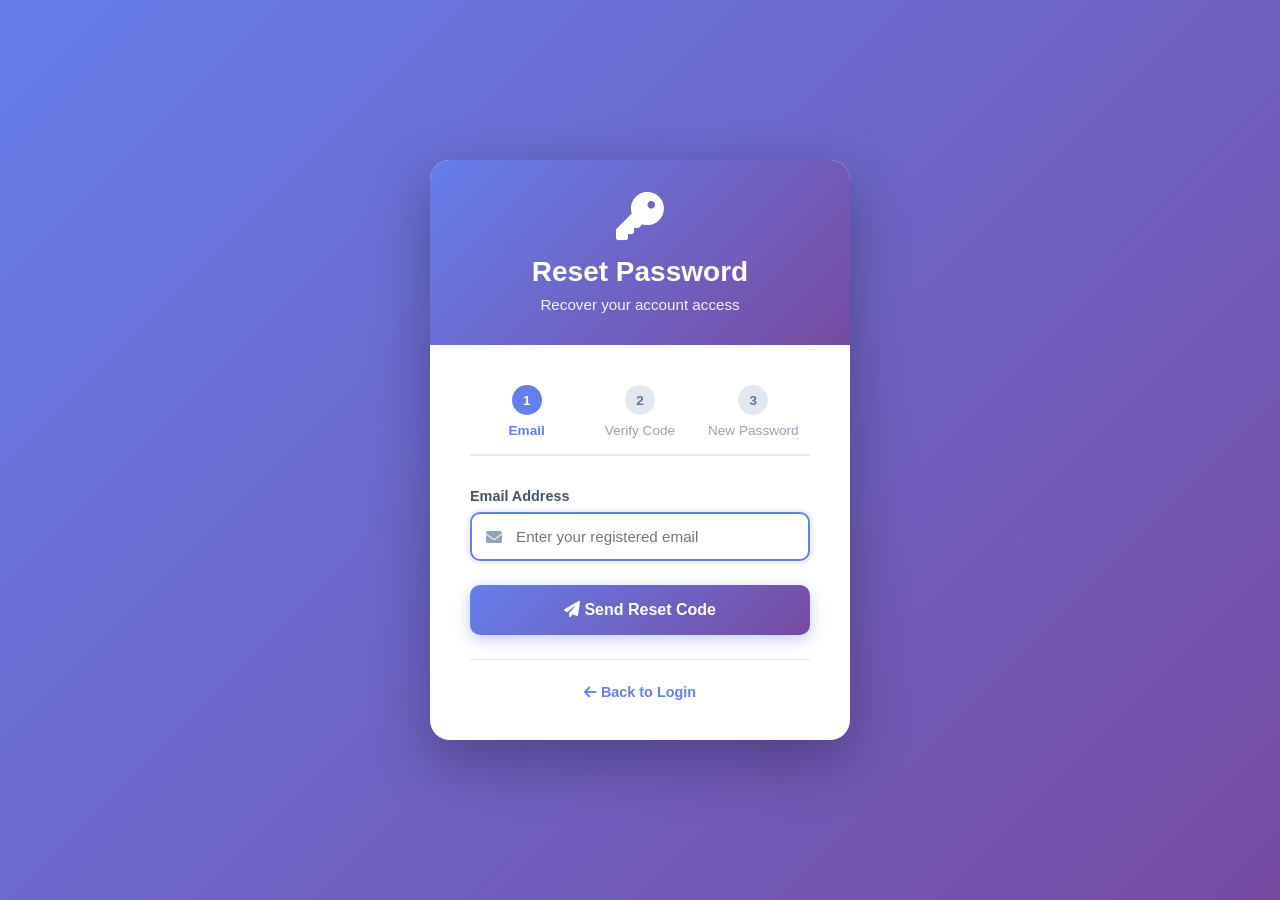
<file: forgot-password.html>
<!DOCTYPE html>
<html lang="en">
<head>
    <meta charset="UTF-8">
    <meta name="viewport" content="width=device-width, initial-scale=1.0">
    <title>Forgot Password - Smart City Data Management System</title>
    <link rel="stylesheet" href="https://cdnjs.cloudflare.com/ajax/libs/font-awesome/6.4.0/css/all.min.css">
    <style>
        * {
            margin: 0;
            padding: 0;
            box-sizing: border-box;
        }

        body {
            font-family: -apple-system, BlinkMacSystemFont, 'Segoe UI', Roboto, sans-serif;
            background: linear-gradient(135deg, #667eea 0%, #764ba2 100%);
            min-height: 100vh;
            display: flex;
            align-items: center;
            justify-content: center;
            padding: 20px;
        }

        .auth-container {
            background: white;
            border-radius: 20px;
            box-shadow: 0 20px 60px rgba(0, 0, 0, 0.3);
            overflow: hidden;
            max-width: 420px;
            width: 100%;
            animation: slideIn 0.5s ease-out;
        }

        @keyframes slideIn {
            from {
                opacity: 0;
                transform: translateY(-30px);
            }
            to {
                opacity: 1;
                transform: translateY(0);
            }
        }

        .auth-header {
            background: linear-gradient(135deg, #667eea 0%, #764ba2 100%);
            padding: 2rem;
            text-align: center;
            color: white;
        }

        .auth-header i {
            font-size: 3rem;
            margin-bottom: 1rem;
        }

        .auth-header h2 {
            font-size: 1.75rem;
            font-weight: 700;
            margin-bottom: 0.5rem;
        }

        .auth-header p {
            font-size: 0.95rem;
            color: rgba(255, 255, 255, 0.9);
        }

        .auth-forms {
            padding: 2.5rem;
        }

        .form-group {
            margin-bottom: 1.5rem;
        }

        .form-group label {
            display: block;
            margin-bottom: 0.5rem;
            font-weight: 600;
            color: #475569;
            font-size: 0.9rem;
        }

        .input-wrapper {
            position: relative;
        }

        .input-wrapper i {
            position: absolute;
            left: 1rem;
            top: 50%;
            transform: translateY(-50%);
            color: #94a3b8;
        }

        .form-group input {
            width: 100%;
            padding: 0.875rem 1rem 0.875rem 2.75rem;
            border: 2px solid #e2e8f0;
            border-radius: 10px;
            font-size: 0.95rem;
            transition: all 0.3s;
            background: #f8fafc;
        }

        .form-group input:focus {
            outline: none;
            border-color: #667eea;
            box-shadow: 0 0 0 3px rgba(102, 126, 234, 0.1);
            background: white;
        }

        .btn-primary {
            width: 100%;
            padding: 1rem;
            border: none;
            border-radius: 10px;
            background: linear-gradient(135deg, #667eea 0%, #764ba2 100%);
            color: white;
            font-size: 1rem;
            font-weight: 600;
            cursor: pointer;
            transition: all 0.3s;
            box-shadow: 0 4px 15px rgba(102, 126, 234, 0.4);
        }

        .btn-primary:hover {
            transform: translateY(-2px);
            box-shadow: 0 6px 20px rgba(102, 126, 234, 0.5);
        }

        .btn-primary:disabled {
            opacity: 0.6;
            cursor: not-allowed;
        }

        .message {
            padding: 0.875rem;
            border-radius: 10px;
            margin-bottom: 1.25rem;
            display: none;
            font-size: 0.9rem;
            font-weight: 500;
        }

        .message.show {
            display: block;
            animation: shake 0.5s;
        }

        .message.error {
            background: #fee2e2;
            border: 1px solid #fecaca;
            color: #dc2626;
        }

        .message.success {
            background: #d1fae5;
            border: 1px solid #a7f3d0;
            color: #059669;
        }

        .message.info {
            background: #dbeafe;
            border: 1px solid #bfdbfe;
            color: #1e40af;
        }

        @keyframes shake {
            0%, 100% { transform: translateX(0); }
            25% { transform: translateX(-10px); }
            75% { transform: translateX(10px); }
        }

        .back-link {
            text-align: center;
            margin-top: 1.5rem;
            padding-top: 1.5rem;
            border-top: 1px solid #e2e8f0;
            color: #64748b;
            font-size: 0.9rem;
        }

        .back-link a {
            color: #667eea;
            text-decoration: none;
            font-weight: 600;
            transition: color 0.3s;
        }

        .back-link a:hover {
            color: #764ba2;
            text-decoration: underline;
        }

        .loader {
            border: 3px solid #f3f4f6;
            border-top: 3px solid #667eea;
            border-radius: 50%;
            width: 20px;
            height: 20px;
            animation: spin 1s linear infinite;
            display: inline-block;
            margin-left: 10px;
        }

        @keyframes spin {
            0% { transform: rotate(0deg); }
            100% { transform: rotate(360deg); }
        }

        .step-indicator {
            display: flex;
            justify-content: space-between;
            margin-bottom: 2rem;
            padding-bottom: 1rem;
            border-bottom: 2px solid #e2e8f0;
        }

        .step {
            flex: 1;
            text-align: center;
            position: relative;
            color: #94a3b8;
            font-size: 0.85rem;
        }

        .step.active {
            color: #667eea;
            font-weight: 600;
        }

        .step.completed {
            color: #10b981;
        }

        .step-number {
            width: 30px;
            height: 30px;
            border-radius: 50%;
            background: #e2e8f0;
            color: #64748b;
            display: inline-flex;
            align-items: center;
            justify-content: center;
            margin-bottom: 0.5rem;
            font-weight: 600;
        }

        .step.active .step-number {
            background: #667eea;
            color: white;
        }

        .step.completed .step-number {
            background: #10b981;
            color: white;
        }

        .code-display {
            background: linear-gradient(135deg, #f0f9ff 0%, #e0f2fe 100%);
            border: 2px solid #3b82f6;
            border-radius: 15px;
            padding: 1.5rem;
            text-align: center;
            margin: 1.5rem 0;
            box-shadow: 0 4px 15px rgba(59, 130, 246, 0.2);
        }

        .code-display h3 {
            color: #1e40af;
            font-size: 0.9rem;
            margin-bottom: 1rem;
            display: flex;
            align-items: center;
            justify-content: center;
            gap: 0.5rem;
        }

        .code-display .code {
            font-size: 2.5rem;
            font-weight: 700;
            color: #1e40af;
            letter-spacing: 0.75rem;
            font-family: 'Courier New', monospace;
            background: white;
            padding: 1rem;
            border-radius: 10px;
            margin: 0.5rem 0;
            box-shadow: inset 0 2px 4px rgba(0, 0, 0, 0.1);
        }

        .code-display .note {
            color: #3b82f6;
            font-size: 0.8rem;
            margin-top: 1rem;
            padding-top: 1rem;
            border-top: 1px dashed #93c5fd;
        }

        .code-display .expiry {
            color: #dc2626;
            font-size: 0.85rem;
            margin-top: 0.5rem;
            font-weight: 600;
        }
    </style>
</head>
<body>
    <div class="auth-container">
        <div class="auth-header">
            <i class="fas fa-key"></i>
            <h2>Reset Password</h2>
            <p>Recover your account access</p>
        </div>

        <div class="auth-forms">
            <!-- Step Indicator -->
            <div class="step-indicator">
                <div class="step active" id="stepIndicator1">
                    <div class="step-number">1</div>
                    <div>Email</div>
                </div>
                <div class="step" id="stepIndicator2">
                    <div class="step-number">2</div>
                    <div>Verify Code</div>
                </div>
                <div class="step" id="stepIndicator3">
                    <div class="step-number">3</div>
                    <div>New Password</div>
                </div>
            </div>

            <div class="message" id="message"></div>

            <!-- Step 1: Enter Email -->
            <form id="emailForm" onsubmit="handleEmailSubmit(event)">
                <div class="form-group">
                    <label for="resetEmail">Email Address</label>
                    <div class="input-wrapper">
                        <i class="fas fa-envelope"></i>
                        <input type="email" id="resetEmail" placeholder="Enter your registered email" required>
                    </div>
                </div>
                <button type="submit" class="btn-primary" id="emailBtn">
                    <i class="fas fa-paper-plane"></i> Send Reset Code
                </button>
            </form>

            <!-- Step 2: Enter Code (Hidden initially) -->
            <form id="codeForm" style="display: none;" onsubmit="handleCodeSubmit(event)">
                <div class="code-display" id="codeDisplay" style="display: none;">
                    <h3>
                        <i class="fas fa-shield-alt"></i>
                        Your Reset Code
                    </h3>
                    <div class="code" id="displayedCode">000000</div>
                    <div class="expiry">
                        <i class="fas fa-clock"></i> Expires in 15 minutes
                    </div>
                    <div class="note">
                        <i class="fas fa-info-circle"></i> Copy this code and enter it below
                    </div>
                </div>
                
                <div class="form-group">
                    <label for="resetCode">Enter Reset Code</label>
                    <div class="input-wrapper">
                        <i class="fas fa-lock"></i>
                        <input type="text" id="resetCode" placeholder="Enter 6-digit code" required maxlength="6" pattern="\d{6}">
                    </div>
                </div>
                <button type="submit" class="btn-primary" id="codeBtn">
                    <i class="fas fa-check"></i> Verify Code
                </button>
            </form>

            <!-- Step 3: Reset Password (Hidden initially) -->
            <form id="passwordForm" style="display: none;" onsubmit="handlePasswordSubmit(event)">
                <div class="form-group">
                    <label for="newPassword">New Password</label>
                    <div class="input-wrapper">
                        <i class="fas fa-lock"></i>
                        <input type="password" id="newPassword" placeholder="Enter new password (min 5 chars)" required minlength="5">
                    </div>
                </div>
                <div class="form-group">
                    <label for="confirmPassword">Confirm Password</label>
                    <div class="input-wrapper">
                        <i class="fas fa-lock"></i>
                        <input type="password" id="confirmPassword" placeholder="Confirm new password" required>
                    </div>
                </div>
                <button type="submit" class="btn-primary" id="passwordBtn">
                    <i class="fas fa-check-circle"></i> Reset Password
                </button>
            </form>

            <div class="back-link">
                <a href="login.html"><i class="fas fa-arrow-left"></i> Back to Login</a>
            </div>
        </div>
    </div>

    <script>
        // FIXED: Changed from auth.php to api.php
        const API_URL = new URL('api.php', window.location.href).href;
        let userEmail = '';
        let resetCode = '';

        function showMessage(message, type) {
            const messageEl = document.getElementById('message');
            messageEl.textContent = message;
            messageEl.className = `message ${type} show`;
            setTimeout(() => {
                messageEl.classList.remove('show');
            }, 5000);
        }

        function updateStep(stepNumber) {
            document.querySelectorAll('.step').forEach((step, index) => {
                if (index < stepNumber - 1) {
                    step.classList.add('completed');
                    step.classList.remove('active');
                } else if (index === stepNumber - 1) {
                    step.classList.add('active');
                    step.classList.remove('completed');
                } else {
                    step.classList.remove('active', 'completed');
                }
            });
        }

        async function handleEmailSubmit(event) {
            event.preventDefault();
            
            const email = document.getElementById('resetEmail').value.trim();
            const emailBtn = document.getElementById('emailBtn');

            if (!email) {
                showMessage('Please enter your email!', 'error');
                return;
            }

            emailBtn.disabled = true;
            emailBtn.innerHTML = '<i class="fas fa-paper-plane"></i> Sending... <span class="loader"></span>';

            try {
                const formData = new FormData();
                formData.append('action', 'forgot-password');
                formData.append('email', email);

                const response = await fetch(API_URL, {
                    method: 'POST',
                    body: formData
                });

                const result = await response.json();

                if (result.success) {
                    userEmail = email;
                    resetCode = result.reset_code;
                    
                    showMessage('✅ Reset code generated successfully!', 'success');
                    
                    // Show code display
                    document.getElementById('displayedCode').textContent = result.reset_code;
                    document.getElementById('codeDisplay').style.display = 'block';
                    
                    // Move to step 2
                    updateStep(2);
                    document.getElementById('emailForm').style.display = 'none';
                    document.getElementById('codeForm').style.display = 'block';
                    
                    // Auto-focus on code input after a short delay
                    setTimeout(() => {
                        document.getElementById('resetCode').focus();
                    }, 500);
                } else {
                    showMessage('❌ ' + result.message, 'error');
                    emailBtn.disabled = false;
                    emailBtn.innerHTML = '<i class="fas fa-paper-plane"></i> Send Reset Code';
                }
            } catch (error) {
                console.error('Error:', error);
                showMessage('❌ Connection error. Please check if XAMPP is running and api.php exists.', 'error');
                emailBtn.disabled = false;
                emailBtn.innerHTML = '<i class="fas fa-paper-plane"></i> Send Reset Code';
            }
        }

        async function handleCodeSubmit(event) {
            event.preventDefault();
            
            const code = document.getElementById('resetCode').value.trim();
            const codeBtn = document.getElementById('codeBtn');

            if (!code || code.length !== 6) {
                showMessage('Please enter the 6-digit code!', 'error');
                return;
            }

            codeBtn.disabled = true;
            codeBtn.innerHTML = '<i class="fas fa-check"></i> Verifying... <span class="loader"></span>';

            try {
                const formData = new FormData();
                formData.append('action', 'verify-reset-code');
                formData.append('email', userEmail);
                formData.append('code', code);

                const response = await fetch(API_URL, {
                    method: 'POST',
                    body: formData
                });

                const result = await response.json();

                if (result.success) {
                    resetCode = code;
                    showMessage('✅ Code verified successfully!', 'success');
                    
                    // Move to step 3
                    updateStep(3);
                    document.getElementById('codeForm').style.display = 'none';
                    document.getElementById('passwordForm').style.display = 'block';
                    
                    setTimeout(() => {
                        document.getElementById('newPassword').focus();
                    }, 500);
                } else {
                    showMessage('❌ ' + result.message, 'error');
                    codeBtn.disabled = false;
                    codeBtn.innerHTML = '<i class="fas fa-check"></i> Verify Code';
                }
            } catch (error) {
                console.error('Error:', error);
                showMessage('❌ Connection error. Please try again.', 'error');
                codeBtn.disabled = false;
                codeBtn.innerHTML = '<i class="fas fa-check"></i> Verify Code';
            }
        }

        async function handlePasswordSubmit(event) {
            event.preventDefault();
            
            const newPassword = document.getElementById('newPassword').value;
            const confirmPassword = document.getElementById('confirmPassword').value;
            const passwordBtn = document.getElementById('passwordBtn');

            if (!newPassword || !confirmPassword) {
                showMessage('Please fill in all fields!', 'error');
                return;
            }

            if (newPassword.length < 5) {
                showMessage('Password must be at least 5 characters!', 'error');
                return;
            }

            if (newPassword !== confirmPassword) {
                showMessage('Passwords do not match!', 'error');
                return;
            }

            passwordBtn.disabled = true;
            passwordBtn.innerHTML = '<i class="fas fa-check-circle"></i> Resetting... <span class="loader"></span>';

            try {
                const formData = new FormData();
                formData.append('action', 'reset-password');
                formData.append('email', userEmail);
                formData.append('code', resetCode);
                formData.append('new_password', newPassword);

                const response = await fetch(API_URL, {
                    method: 'POST',
                    body: formData
                });

                const result = await response.json();

                if (result.success) {
                    showMessage('✅ Password reset successfully! Redirecting to login...', 'success');
                    
                    // Redirect to login after 2 seconds
                    setTimeout(() => {
                        window.location.href = 'login.html';
                    }, 2000);
                } else {
                    showMessage('❌ ' + result.message, 'error');
                    passwordBtn.disabled = false;
                    passwordBtn.innerHTML = '<i class="fas fa-check-circle"></i> Reset Password';
                }
            } catch (error) {
                console.error('Error:', error);
                showMessage('❌ Connection error. Please try again.', 'error');
                passwordBtn.disabled = false;
                passwordBtn.innerHTML = '<i class="fas fa-check-circle"></i> Reset Password';
            }
        }

        document.addEventListener('DOMContentLoaded', function() {
            console.log('🔑 Password Reset System Initialized');
            console.log('📡 API URL:', API_URL);
            console.log('✅ Using api.php endpoint');
            
            // Auto-focus email field
            document.getElementById('resetEmail').focus();
        });
    </script>
</body>
</html>
</file>
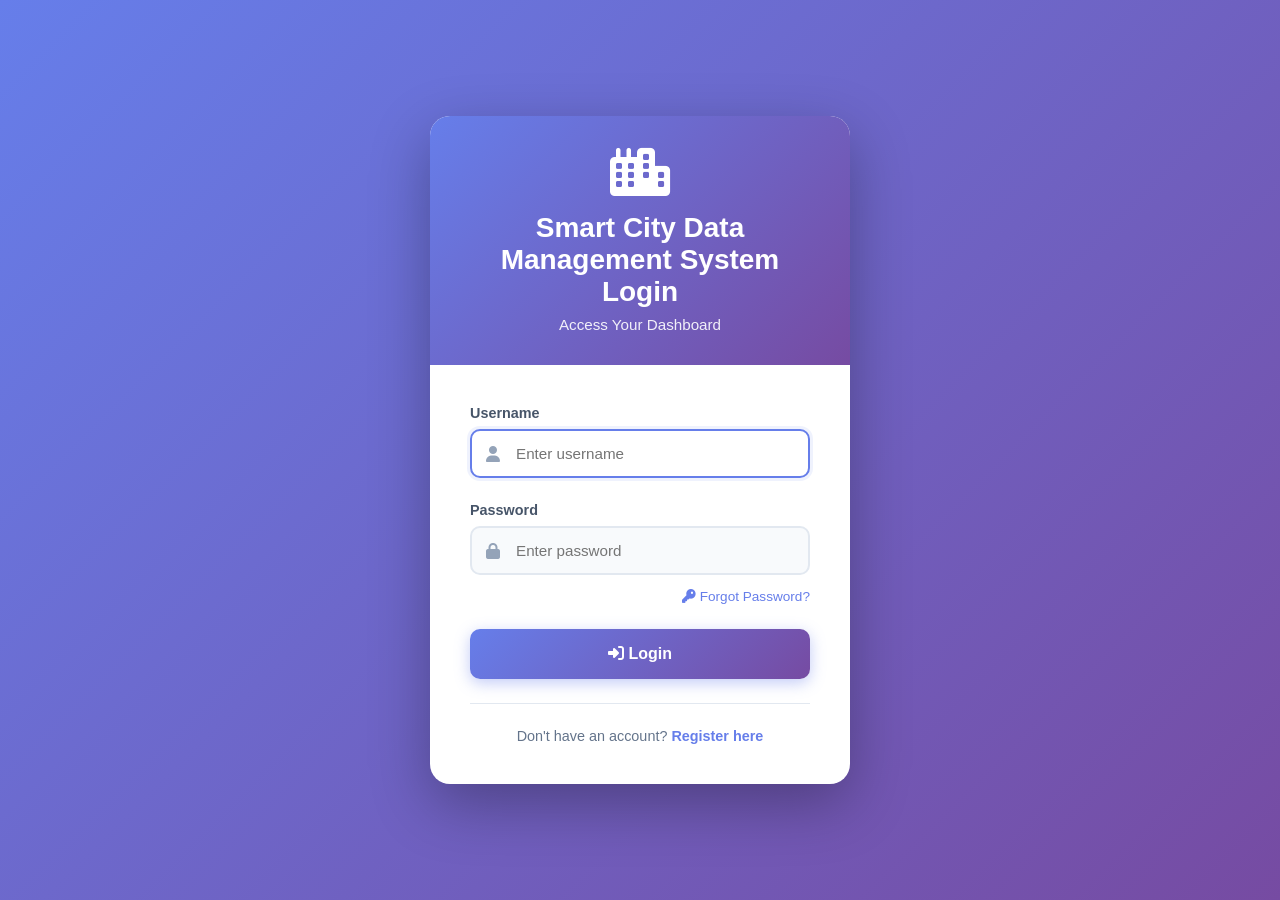
<file: login.html>
<!DOCTYPE html>
<html lang="en">
<head>
    <meta charset="UTF-8">
    <meta name="viewport" content="width=device-width, initial-scale=1.0">
    <title>Login - Smart City Data Management System</title>
    <link rel="stylesheet" href="https://cdnjs.cloudflare.com/ajax/libs/font-awesome/6.4.0/css/all.min.css">
    <style>
        * {
            margin: 0;
            padding: 0;
            box-sizing: border-box;
        }

        body {
            font-family: -apple-system, BlinkMacSystemFont, 'Segoe UI', Roboto, sans-serif;
            background: linear-gradient(135deg, #667eea 0%, #764ba2 100%);
            min-height: 100vh;
            display: flex;
            align-items: center;
            justify-content: center;
            padding: 20px;
        }

        .auth-container {
            background: white;
            border-radius: 20px;
            box-shadow: 0 20px 60px rgba(0, 0, 0, 0.3);
            overflow: hidden;
            max-width: 420px;
            width: 100%;
            animation: slideIn 0.5s ease-out;
        }

        @keyframes slideIn {
            from {
                opacity: 0;
                transform: translateY(-30px);
            }
            to {
                opacity: 1;
                transform: translateY(0);
            }
        }

        .auth-header {
            background: linear-gradient(135deg, #667eea 0%, #764ba2 100%);
            padding: 2rem;
            text-align: center;
            color: white;
        }

        .auth-header i {
            font-size: 3rem;
            margin-bottom: 1rem;
        }

        .auth-header h2 {
            font-size: 1.75rem;
            font-weight: 700;
            margin-bottom: 0.5rem;
        }

        .auth-header p {
            font-size: 0.95rem;
            color: rgba(255, 255, 255, 0.9);
        }

        .auth-forms {
            padding: 2.5rem;
        }

        .form-group {
            margin-bottom: 1.5rem;
        }

        .form-group label {
            display: block;
            margin-bottom: 0.5rem;
            font-weight: 600;
            color: #475569;
            font-size: 0.9rem;
        }

        .input-wrapper {
            position: relative;
        }

        .input-wrapper i {
            position: absolute;
            left: 1rem;
            top: 50%;
            transform: translateY(-50%);
            color: #94a3b8;
        }

        .form-group input {
            width: 100%;
            padding: 0.875rem 1rem 0.875rem 2.75rem;
            border: 2px solid #e2e8f0;
            border-radius: 10px;
            font-size: 0.95rem;
            transition: all 0.3s;
            background: #f8fafc;
        }

        .form-group input:focus {
            outline: none;
            border-color: #667eea;
            box-shadow: 0 0 0 3px rgba(102, 126, 234, 0.1);
            background: white;
        }

        .forgot-password-link {
            text-align: right;
            margin-top: -0.75rem;
            margin-bottom: 1.5rem;
        }

        .forgot-password-link a {
            color: #667eea;
            text-decoration: none;
            font-size: 0.85rem;
            font-weight: 500;
            transition: color 0.3s;
        }

        .forgot-password-link a:hover {
            color: #764ba2;
            text-decoration: underline;
        }

        .btn-primary {
            width: 100%;
            padding: 1rem;
            border: none;
            border-radius: 10px;
            background: linear-gradient(135deg, #667eea 0%, #764ba2 100%);
            color: white;
            font-size: 1rem;
            font-weight: 600;
            cursor: pointer;
            transition: all 0.3s;
            box-shadow: 0 4px 15px rgba(102, 126, 234, 0.4);
        }

        .btn-primary:hover {
            transform: translateY(-2px);
            box-shadow: 0 6px 20px rgba(102, 126, 234, 0.5);
        }

        .btn-primary:disabled {
            opacity: 0.6;
            cursor: not-allowed;
            transform: none;
        }

        .message {
            padding: 0.875rem;
            border-radius: 10px;
            margin-bottom: 1.25rem;
            display: none;
            font-size: 0.9rem;
            font-weight: 500;
        }

        .message.show {
            display: block;
            animation: shake 0.5s;
        }

        .message.error {
            background: #fee2e2;
            border: 1px solid #fecaca;
            color: #dc2626;
        }

        .message.success {
            background: #d1fae5;
            border: 1px solid #a7f3d0;
            color: #059669;
        }

        @keyframes shake {
            0%, 100% { transform: translateX(0); }
            25% { transform: translateX(-10px); }
            75% { transform: translateX(10px); }
        }

        .register-link {
            text-align: center;
            margin-top: 1.5rem;
            padding-top: 1.5rem;
            border-top: 1px solid #e2e8f0;
            color: #64748b;
            font-size: 0.9rem;
        }

        .register-link a {
            color: #667eea;
            text-decoration: none;
            font-weight: 600;
            transition: color 0.3s;
        }

        .register-link a:hover {
            color: #764ba2;
            text-decoration: underline;
        }

        .loader {
            border: 3px solid #f3f4f6;
            border-top: 3px solid #667eea;
            border-radius: 50%;
            width: 20px;
            height: 20px;
            animation: spin 1s linear infinite;
            display: inline-block;
            margin-left: 10px;
        }

        @keyframes spin {
            0% { transform: rotate(0deg); }
            100% { transform: rotate(360deg); }
        }
    </style>
</head>
<body>
    <div class="auth-container">
        <div class="auth-header">
            <i class="fas fa-city"></i>
            <h2>Smart City Data Management System Login</h2>
            <p>Access Your Dashboard</p>
        </div>

        <div class="auth-forms">
            <div class="message" id="loginMessage"></div>

            <form id="loginForm" onsubmit="handleLogin(event)">
                <div class="form-group">
                    <label for="loginUsername">Username</label>
                    <div class="input-wrapper">
                        <i class="fas fa-user"></i>
                        <input type="text" id="loginUsername" placeholder="Enter username" required>
                    </div>
                </div>

                <div class="form-group">
                    <label for="loginPassword">Password</label>
                    <div class="input-wrapper">
                        <i class="fas fa-lock"></i>
                        <input type="password" id="loginPassword" placeholder="Enter password" required>
                    </div>
                </div>

                <div class="forgot-password-link">
                    <a href="forgot-password.html"><i class="fas fa-key"></i> Forgot Password?</a>
                </div>

                <button type="submit" class="btn-primary" id="loginBtn">
                    <i class="fas fa-sign-in-alt"></i> Login
                </button>
            </form>

            <div class="register-link">
                Don't have an account? <a href="register.html">Register here</a>
            </div>
        </div>
    </div>

    <script>
        const API_URL = new URL('api.php', window.location.href).href;

        // Demo credentials for previous users (local mode)
        const DEMO_USERS = {
            'admin': { password: 'admin123', role: 'admin', name: 'Administrator' },
            'user': { password: 'user123', role: 'user', name: 'Regular User' }
        };

        function showMessage(message, type) {
            const messageEl = document.getElementById('loginMessage');
            messageEl.textContent = message;
            messageEl.className = `message ${type} show`;
            setTimeout(() => {
                messageEl.classList.remove('show');
            }, 5000);
        }

        async function handleLogin(event) {
            event.preventDefault();
            
            const username = document.getElementById('loginUsername').value.trim();
            const password = document.getElementById('loginPassword').value;
            const loginBtn = document.getElementById('loginBtn');

            if (!username || !password) {
                showMessage('Please fill in all fields!', 'error');
                return;
            }

            // Disable button and show loading
            loginBtn.disabled = true;
            loginBtn.innerHTML = '<i class="fas fa-sign-in-alt"></i> Logging in... <span class="loader"></span>';

            // Simulate network delay
            await new Promise(resolve => setTimeout(resolve, 500));

            // First check demo users (for previous local users)
            if (DEMO_USERS[username] && DEMO_USERS[username].password === password) {
                const userData = {
                    username: username,
                    role: DEMO_USERS[username].role,
                    name: DEMO_USERS[username].name,
                    loginTime: new Date().toISOString()
                };

                localStorage.setItem('loggedInUser', JSON.stringify(userData));
                showMessage('✅ Login successful! Redirecting...', 'success');
                
                setTimeout(() => {
                    // Always redirect to user dashboard
                    // Admins will have admin button visible in the dashboard
                    window.location.href = 'index.html';
                }, 1000);
                return;
            }

            // If not a demo user, try backend authentication
            try {
                const formData = new FormData();
                formData.append('action', 'login');
                formData.append('username', username);
                formData.append('password', password);

                const response = await fetch(API_URL, {
                    method: 'POST',
                    body: formData
                });

                const result = await response.json();

                if (result.success) {
                    const userData = {
                        username: result.user.username,
                        role: result.user.role,
                        email: result.user.email,
                        id: result.user.id,
                        loginTime: new Date().toISOString()
                    };

                    localStorage.setItem('loggedInUser', JSON.stringify(userData));
                    showMessage('✅ Login successful! Redirecting...', 'success');
                    
                    setTimeout(() => {
                        // Always redirect to user dashboard
                        // Admins will have admin button visible in the dashboard
                        window.location.href = 'index.html';
                    }, 1000);
                } else {
                    showMessage('❌ ' + result.message, 'error');
                    loginBtn.disabled = false;
                    loginBtn.innerHTML = '<i class="fas fa-sign-in-alt"></i> Login';
                }
            } catch (error) {
                console.error('Login error:', error);
                showMessage('❌ Invalid username or password', 'error');
                loginBtn.disabled = false;
                loginBtn.innerHTML = '<i class="fas fa-sign-in-alt"></i> Login';
            }
        }

        function checkLoginStatus() {
            const loggedInUser = JSON.parse(localStorage.getItem('loggedInUser') || 'null');
            if (loggedInUser) {
                // Always redirect to user dashboard (index.html)
                // Admins will have access to admin panel from there
                window.location.href = 'index.html';
            }
        }

        document.addEventListener('DOMContentLoaded', function() {
            console.log('🏙️ Smart City Data Management System Login Initialized');
            console.log('📡 API URL:', API_URL);
            checkLoginStatus();
            document.getElementById('loginUsername').focus();
        });
    </script>
</body>
</html>
</file>
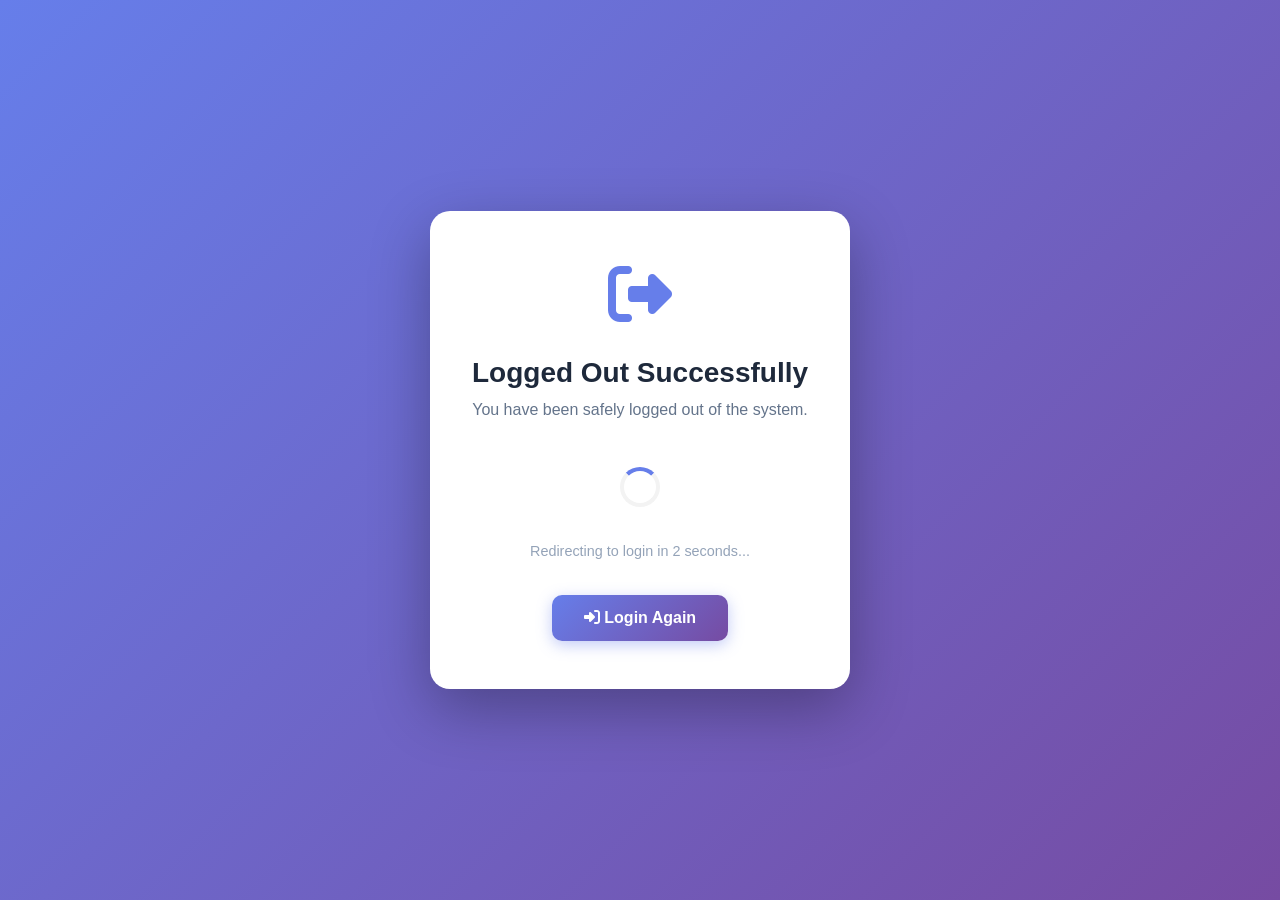
<file: logout.html>
<!DOCTYPE html>
<html lang="en">
<head>
    <meta charset="UTF-8">
    <meta name="viewport" content="width=device-width, initial-scale=1.0">
    <title>Logout - Smart City Data Management System</title>
    <link rel="stylesheet" href="https://cdnjs.cloudflare.com/ajax/libs/font-awesome/6.4.0/css/all.min.css">
    <style>
        * {
            margin: 0;
            padding: 0;
            box-sizing: border-box;
        }

        body {
            font-family: -apple-system, BlinkMacSystemFont, 'Segoe UI', Roboto, sans-serif;
            background: linear-gradient(135deg, #667eea 0%, #764ba2 100%);
            min-height: 100vh;
            display: flex;
            align-items: center;
            justify-content: center;
            padding: 20px;
        }

        .logout-container {
            background: white;
            border-radius: 20px;
            box-shadow: 0 20px 60px rgba(0, 0, 0, 0.3);
            padding: 3rem 2rem;
            max-width: 420px;
            width: 100%;
            text-align: center;
            animation: fadeIn 0.5s ease-out;
        }

        @keyframes fadeIn {
            from {
                opacity: 0;
                transform: scale(0.9);
            }
            to {
                opacity: 1;
                transform: scale(1);
            }
        }

        .logout-icon {
            font-size: 4rem;
            color: #667eea;
            margin-bottom: 1.5rem;
            animation: rotate 1s ease-in-out;
        }

        @keyframes rotate {
            from {
                transform: rotate(0deg);
            }
            to {
                transform: rotate(360deg);
            }
        }

        h1 {
            font-size: 1.75rem;
            font-weight: 700;
            color: #1e293b;
            margin-bottom: 0.75rem;
        }

        p {
            color: #64748b;
            font-size: 1rem;
            margin-bottom: 2rem;
        }

        .btn-primary {
            display: inline-block;
            padding: 0.875rem 2rem;
            border: none;
            border-radius: 10px;
            background: linear-gradient(135deg, #667eea 0%, #764ba2 100%);
            color: white;
            font-size: 1rem;
            font-weight: 600;
            cursor: pointer;
            transition: all 0.3s;
            box-shadow: 0 4px 15px rgba(102, 126, 234, 0.4);
            text-decoration: none;
        }

        .btn-primary:hover {
            transform: translateY(-2px);
            box-shadow: 0 6px 20px rgba(102, 126, 234, 0.5);
        }

        .loading {
            display: inline-block;
            width: 40px;
            height: 40px;
            border: 4px solid #f3f3f3;
            border-top: 4px solid #667eea;
            border-radius: 50%;
            animation: spin 1s linear infinite;
            margin: 1rem 0;
        }

        @keyframes spin {
            0% { transform: rotate(0deg); }
            100% { transform: rotate(360deg); }
        }

        .countdown {
            font-size: 0.9rem;
            color: #94a3b8;
            margin-top: 1rem;
        }
    </style>
</head>
<body>
    <div class="logout-container">
        <div class="logout-icon">
            <i class="fas fa-sign-out-alt"></i>
        </div>
        <h1>Logged Out Successfully</h1>
        <p>You have been safely logged out of the system.</p>
        <div class="loading" id="loading"></div>
        <div class="countdown" id="countdown">Redirecting to login in <span id="timer">3</span> seconds...</div>
        <br><br>
        <a href="login.html" class="btn-primary">
            <i class="fas fa-sign-in-alt"></i> Login Again
        </a>
    </div>

    <script>
        // Clear logged in user
        localStorage.removeItem("loggedInUser");
        
        // Countdown and redirect
        let seconds = 3;
        const timerEl = document.getElementById('timer');
        
        const countdown = setInterval(() => {
            seconds--;
            timerEl.textContent = seconds;
            
            if (seconds <= 0) {
                clearInterval(countdown);
                window.location.href = 'login.html';
            }
        }, 1000);
    </script>
</body>
</html>
</file>
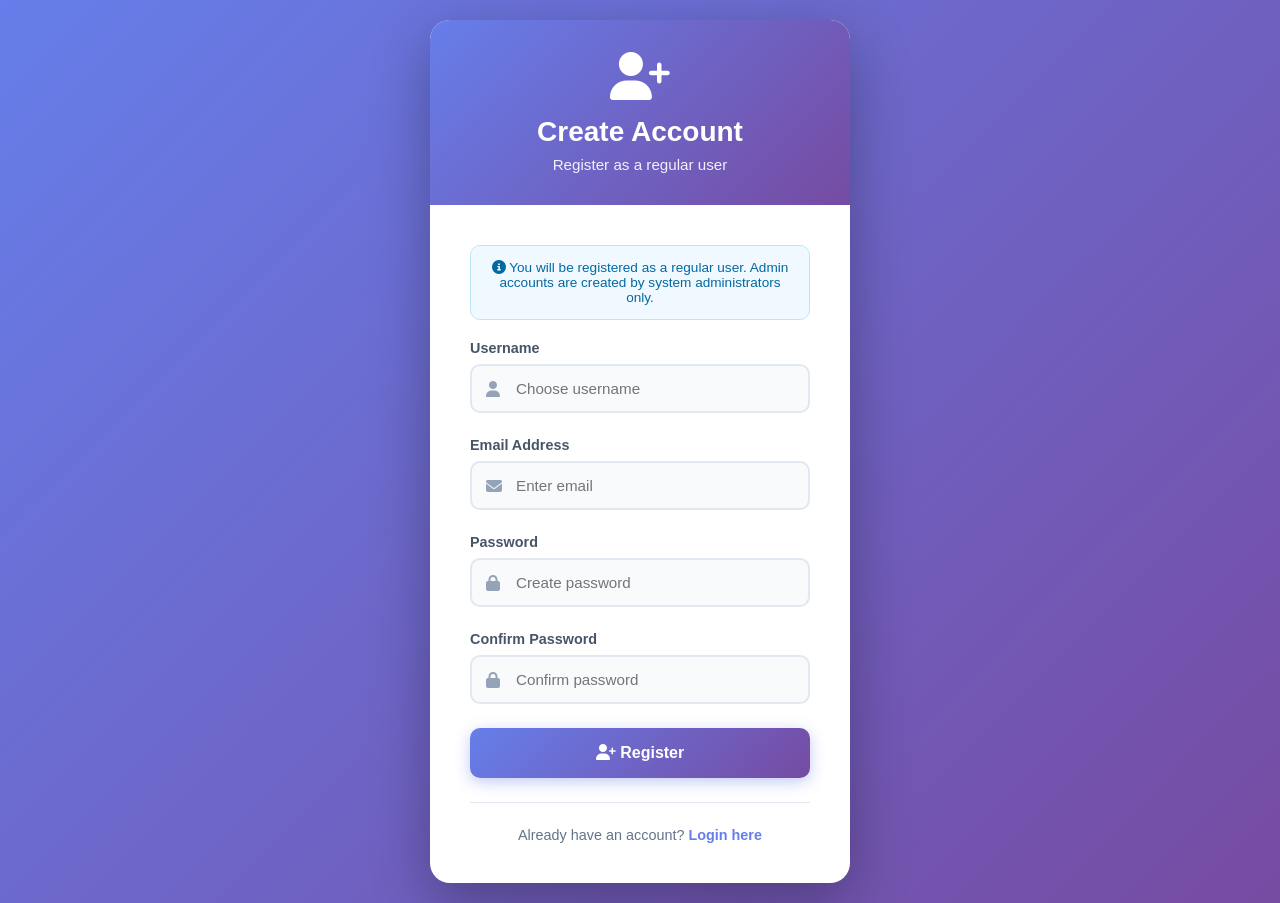
<file: register.html>
<!DOCTYPE html>
<html lang="en">
<head>
    <meta charset="UTF-8">
    <meta name="viewport" content="width=device-width, initial-scale=1.0">
    <title>Register - Smart City Data Management System</title>
    <link rel="stylesheet" href="https://cdnjs.cloudflare.com/ajax/libs/font-awesome/6.4.0/css/all.min.css">
    <style>
        * {
            margin: 0;
            padding: 0;
            box-sizing: border-box;
        }

        body {
            font-family: -apple-system, BlinkMacSystemFont, 'Segoe UI', Roboto, sans-serif;
            background: linear-gradient(135deg, #667eea 0%, #764ba2 100%);
            min-height: 100vh;
            display: flex;
            align-items: center;
            justify-content: center;
            padding: 20px;
        }

        .auth-container {
            background: white;
            border-radius: 20px;
            box-shadow: 0 20px 60px rgba(0, 0, 0, 0.3);
            overflow: hidden;
            max-width: 420px;
            width: 100%;
            animation: slideIn 0.5s ease-out;
        }

        @keyframes slideIn {
            from {
                opacity: 0;
                transform: translateY(-30px);
            }
            to {
                opacity: 1;
                transform: translateY(0);
            }
        }

        .auth-header {
            background: linear-gradient(135deg, #667eea 0%, #764ba2 100%);
            padding: 2rem;
            text-align: center;
            color: white;
        }

        .auth-header i {
            font-size: 3rem;
            margin-bottom: 1rem;
        }

        .auth-header h2 {
            font-size: 1.75rem;
            font-weight: 700;
            margin-bottom: 0.5rem;
        }

        .auth-header p {
            font-size: 0.95rem;
            color: rgba(255, 255, 255, 0.9);
        }

        .auth-forms {
            padding: 2.5rem;
        }

        .form-group {
            margin-bottom: 1.5rem;
        }

        .form-group label {
            display: block;
            margin-bottom: 0.5rem;
            font-weight: 600;
            color: #475569;
            font-size: 0.9rem;
        }

        .input-wrapper {
            position: relative;
        }

        .input-wrapper i {
            position: absolute;
            left: 1rem;
            top: 50%;
            transform: translateY(-50%);
            color: #94a3b8;
        }

        .form-group input {
            width: 100%;
            padding: 0.875rem 1rem 0.875rem 2.75rem;
            border: 2px solid #e2e8f0;
            border-radius: 10px;
            font-size: 0.95rem;
            transition: all 0.3s;
            background: #f8fafc;
        }

        .form-group input:focus {
            outline: none;
            border-color: #667eea;
            box-shadow: 0 0 0 3px rgba(102, 126, 234, 0.1);
            background: white;
        }

        .btn-primary {
            width: 100%;
            padding: 1rem;
            border: none;
            border-radius: 10px;
            background: linear-gradient(135deg, #667eea 0%, #764ba2 100%);
            color: white;
            font-size: 1rem;
            font-weight: 600;
            cursor: pointer;
            transition: all 0.3s;
            box-shadow: 0 4px 15px rgba(102, 126, 234, 0.4);
        }

        .btn-primary:hover {
            transform: translateY(-2px);
            box-shadow: 0 6px 20px rgba(102, 126, 234, 0.5);
        }

        .btn-primary:disabled {
            opacity: 0.6;
            cursor: not-allowed;
        }

        .message {
            padding: 0.875rem;
            border-radius: 10px;
            margin-bottom: 1.25rem;
            display: none;
            font-size: 0.9rem;
            font-weight: 500;
        }

        .message.show {
            display: block;
            animation: shake 0.5s;
        }

        .message.error {
            background: #fee2e2;
            border: 1px solid #fecaca;
            color: #dc2626;
        }

        .message.success {
            background: #d1fae5;
            border: 1px solid #a7f3d0;
            color: #059669;
        }

        @keyframes shake {
            0%, 100% { transform: translateX(0); }
            25% { transform: translateX(-10px); }
            75% { transform: translateX(10px); }
        }

        .login-link {
            text-align: center;
            margin-top: 1.5rem;
            padding-top: 1.5rem;
            border-top: 1px solid #e2e8f0;
            color: #64748b;
            font-size: 0.9rem;
        }

        .login-link a {
            color: #667eea;
            text-decoration: none;
            font-weight: 600;
            transition: color 0.3s;
        }

        .login-link a:hover {
            color: #764ba2;
            text-decoration: underline;
        }

        .info-note {
            background: #f0f9ff;
            border: 1px solid #bae6fd;
            color: #0369a1;
            padding: 0.875rem;
            border-radius: 10px;
            margin-bottom: 1.25rem;
            font-size: 0.85rem;
            text-align: center;
        }

        .loader {
            border: 3px solid #f3f4f6;
            border-top: 3px solid #667eea;
            border-radius: 50%;
            width: 20px;
            height: 20px;
            animation: spin 1s linear infinite;
            display: inline-block;
            margin-left: 10px;
        }

        @keyframes spin {
            0% { transform: rotate(0deg); }
            100% { transform: rotate(360deg); }
        }
    </style>
</head>
<body>
    <div class="auth-container">
        <div class="auth-header">
            <i class="fas fa-user-plus"></i>
            <h2>Create Account</h2>
            <p>Register as a regular user</p>
        </div>

        <div class="auth-forms">
            <div class="info-note">
                <i class="fas fa-info-circle"></i> You will be registered as a regular user. Admin accounts are created by system administrators only.
            </div>

            <div class="message" id="registerMessage"></div>

            <form id="registerForm" onsubmit="handleRegister(event)">
                <div class="form-group">
                    <label for="registerUsername">Username</label>
                    <div class="input-wrapper">
                        <i class="fas fa-user"></i>
                        <input type="text" id="registerUsername" placeholder="Choose username" required minlength="3">
                    </div>
                </div>

                <div class="form-group">
                    <label for="registerEmail">Email Address</label>
                    <div class="input-wrapper">
                        <i class="fas fa-envelope"></i>
                        <input type="email" id="registerEmail" placeholder="Enter email" required>
                    </div>
                </div>

                <div class="form-group">
                    <label for="registerPassword">Password</label>
                    <div class="input-wrapper">
                        <i class="fas fa-lock"></i>
                        <input type="password" id="registerPassword" placeholder="Create password" required minlength="5">
                    </div>
                </div>

                <div class="form-group">
                    <label for="registerConfirmPassword">Confirm Password</label>
                    <div class="input-wrapper">
                        <i class="fas fa-lock"></i>
                        <input type="password" id="registerConfirmPassword" placeholder="Confirm password" required>
                    </div>
                </div>

                <button type="submit" class="btn-primary" id="registerBtn">
                    <i class="fas fa-user-plus"></i> Register
                </button>
            </form>

            <div class="login-link">
                Already have an account? <a href="login.html">Login here</a>
            </div>
        </div>
    </div>

    <script>
        const API_URL = new URL('api.php', window.location.href).href;

        function showMessage(message, type) {
            const messageEl = document.getElementById('registerMessage');
            messageEl.textContent = message;
            messageEl.className = `message ${type} show`;
            setTimeout(() => {
                messageEl.classList.remove('show');
            }, 4000);
        }

        async function handleRegister(event) {
            event.preventDefault();
            
            const username = document.getElementById('registerUsername').value.trim();
            const email = document.getElementById('registerEmail').value.trim();
            const password = document.getElementById('registerPassword').value;
            const confirmPassword = document.getElementById('registerConfirmPassword').value;
            const registerBtn = document.getElementById('registerBtn');

            // Validation
            if (!username || !email || !password || !confirmPassword) {
                showMessage('Please fill in all fields!', 'error');
                return;
            }

            if (username.length < 3) {
                showMessage('Username must be at least 3 characters long!', 'error');
                return;
            }

            if (password.length < 5) {
                showMessage('Password must be at least 5 characters long!', 'error');
                return;
            }

            if (password !== confirmPassword) {
                showMessage('Passwords do not match!', 'error');
                return;
            }

            // Disable button and show loading
            registerBtn.disabled = true;
            registerBtn.innerHTML = '<i class="fas fa-user-plus"></i> Registering... <span class="loader"></span>';

            try {
                const formData = new FormData();
                formData.append('action', 'register');
                formData.append('username', username);
                formData.append('email', email);
                formData.append('password', password);

                const response = await fetch(API_URL, {
                    method: 'POST',
                    body: formData
                });

                const result = await response.json();

                if (result.success) {
                    showMessage('✅ ' + result.message + ' Redirecting to login...', 'success');
                    
                    // Clear form
                    document.getElementById('registerForm').reset();
                    
                    // Redirect after 2 seconds
                    setTimeout(() => {
                        window.location.href = 'login.html';
                    }, 2000);
                } else {
                    showMessage('❌ ' + result.message, 'error');
                    registerBtn.disabled = false;
                    registerBtn.innerHTML = '<i class="fas fa-user-plus"></i> Register';
                }
            } catch (error) {
                console.error('Registration error:', error);
                showMessage('❌ Connection error. Please check if XAMPP is running.', 'error');
                registerBtn.disabled = false;
                registerBtn.innerHTML = '<i class="fas fa-user-plus"></i> Register';
            }
        }

        // Check if already logged in
        function checkLoginStatus() {
            const loggedInUser = JSON.parse(localStorage.getItem('loggedInUser') || 'null');
            if (loggedInUser) {
                // Always redirect to user dashboard (index.html)
                // Admins will have access to admin panel from there
                window.location.href = 'index.html';
            }
        }

        // Initialize on page load
        document.addEventListener('DOMContentLoaded', function() {
            console.log('🏙️ Smart City Data Management System Registration');
            console.log('📡 API URL:', API_URL);
            checkLoginStatus();
        });
    </script>
</body>
</html>
</file>
